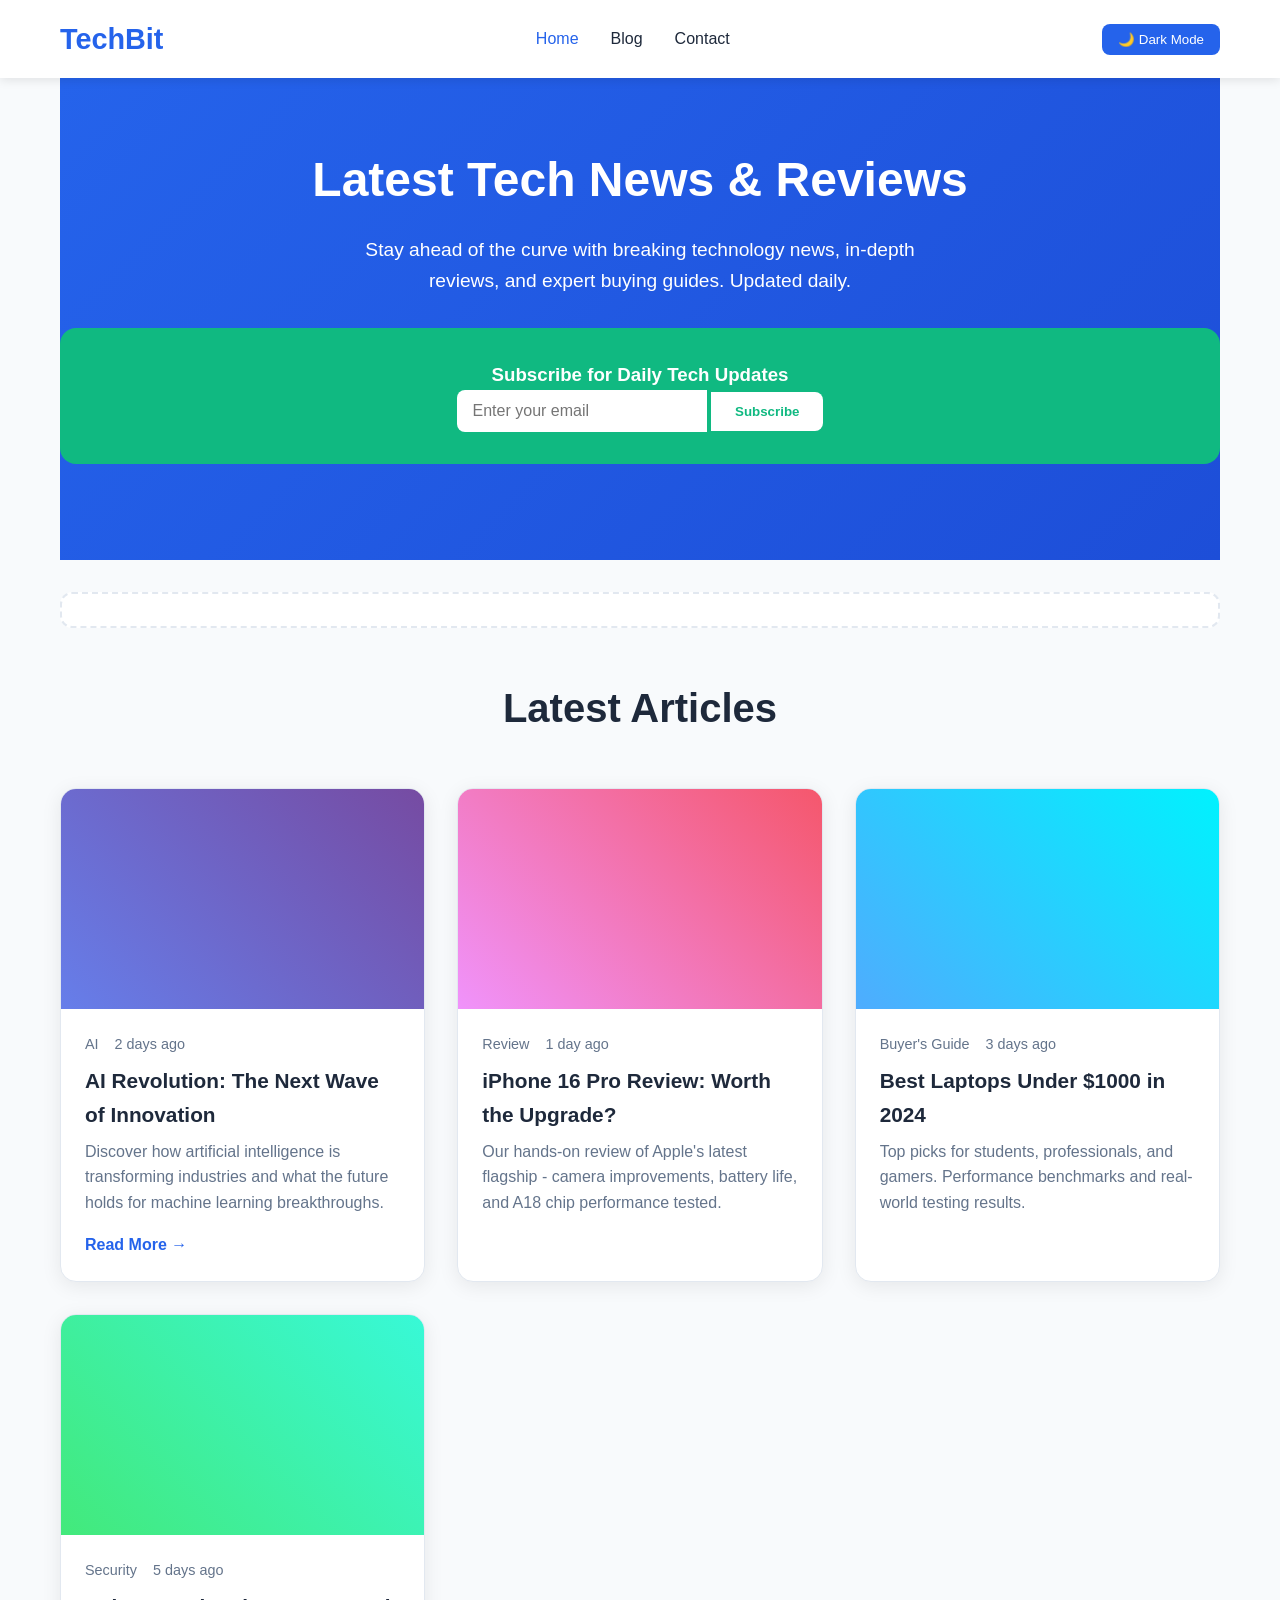
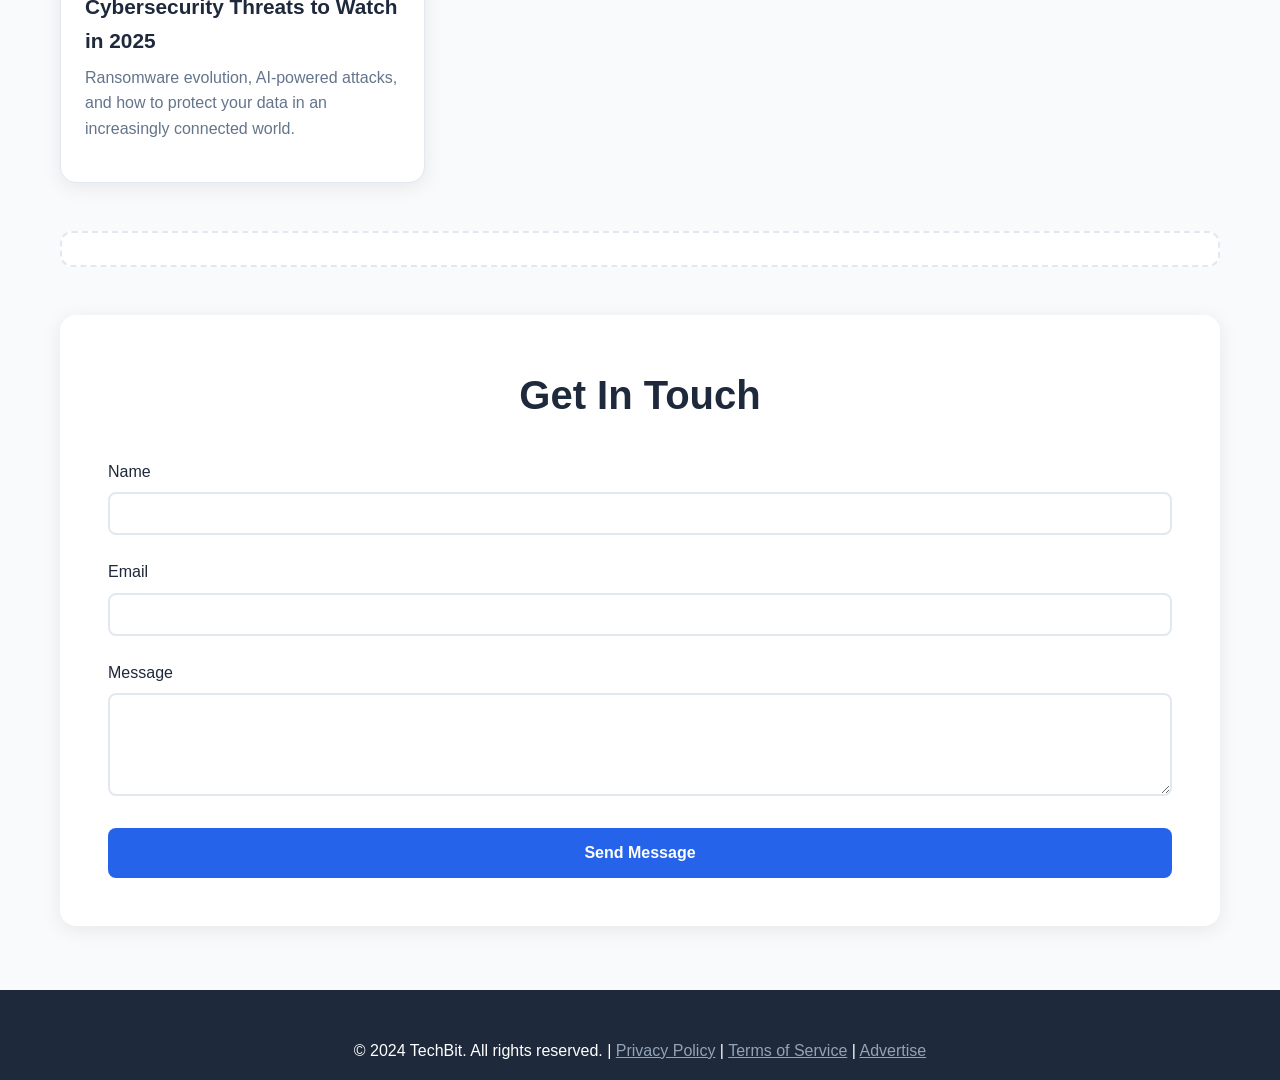
<file: index.html>
<!DOCTYPE html>
<html lang="en">
<head>
    <meta charset="UTF-8">
    <meta name="viewport" content="width=device-width, initial-scale=1.0">
    <title>TechBit - Latest Tech News & Reviews</title>
    <meta name="description" content="Latest technology news, gadget reviews, software updates and more. Stay ahead with TechBit.">
    
    <!-- SEO & Social -->
    <meta name="keywords" content="tech news, gadget reviews, technology, AI, smartphones, laptops">
    <meta property="og:type" content="website">
    <meta property="og:title" content="TechBit - Latest Tech News & Reviews">
    <meta property="og:description" content="Latest technology news, gadget reviews, software updates and more.">
    <meta property="og:image" content="https://yourdomain.com/og-image.jpg">
    
    <link rel="icon" href="data:image/svg+xml,<svg xmlns='http://www.w3.org/2000/svg' viewBox='0 0 100 100'><text y='.9em' font-size='90'>🚀</text></svg>">
    
    <style>
        :root {
            --primary: #2563eb;
            --primary-dark: #1d4ed8;
            --bg: #f8fafc;
            --card-bg: #ffffff;
            --text: #1e293b;
            --text-muted: #64748b;
            --border: #e2e8f0;
            --success: #10b981;
        }
        [data-theme="dark"] {
            --bg: #0f172a;
            --card-bg: #1e293b;
            --text: #f1f5f9;
            --text-muted: #94a3b8;
            --border: #334155;
        }

        * { margin: 0; padding: 0; box-sizing: border-box; }
        body { 
            font-family: 'Inter', -apple-system, sans-serif; 
            line-height: 1.6; 
            color: var(--text);
            background: var(--bg);
            transition: all 0.3s ease;
        }
        .container { max-width: 1200px; margin: 0 auto; padding: 0 20px; }

        /* Header */
        header { 
            background: var(--card-bg); 
            box-shadow: 0 2px 10px rgba(0,0,0,0.1);
            position: sticky; top: 0; z-index: 100;
        }
        .header-inner { 
            display: flex; 
            align-items: center; 
            justify-content: space-between; 
            padding: 1rem 0;
        }
        .logo { 
            font-size: 1.8rem; 
            font-weight: 700; 
            color: var(--primary); 
            text-decoration: none;
        }
        nav { display: flex; gap: 2rem; }
        nav a { 
            text-decoration: none; 
            color: var(--text); 
            font-weight: 500; 
            transition: color 0.2s;
        }
        nav a:hover, nav a.active { color: var(--primary); }
        .dark-toggle { 
            background: var(--primary); 
            color: white; 
            border: none; 
            padding: 0.5rem 1rem; 
            border-radius: 8px; 
            cursor: pointer;
            font-weight: 500;
        }

        /* Hero */
        .hero { 
            background: linear-gradient(135deg, var(--primary), var(--primary-dark)); 
            color: white; 
            padding: 4rem 0; 
            text-align: center;
        }
        .hero h1 { font-size: 3rem; margin-bottom: 1rem; }
        .hero p { font-size: 1.2rem; max-width: 600px; margin: 0 auto 2rem; }

        /* Newsletter */
        .newsletter { 
            background: var(--success); 
            color: white; 
            padding: 2rem; 
            border-radius: 16px; 
            margin: 2rem 0;
            text-align: center;
        }
        .newsletter input { 
            padding: 0.75rem 1rem; 
            border: none; 
            border-radius: 8px 0 0 8px; 
            width: 250px; 
            font-size: 1rem;
        }
        .newsletter button { 
            padding: 0.75rem 1.5rem; 
            background: white; 
            color: var(--success); 
            border: none; 
            border-radius: 0 8px 8px 0; 
            font-weight: 600; 
            cursor: pointer;
        }

        /* Cards Grid */
        .cards-grid { 
            display: grid; 
            grid-template-columns: repeat(auto-fit, minmax(350px, 1fr)); 
            gap: 2rem; 
            margin: 3rem 0;
        }
        .card { 
            background: var(--card-bg); 
            border-radius: 16px; 
            overflow: hidden; 
            box-shadow: 0 4px 20px rgba(0,0,0,0.08);
            transition: all 0.3s ease;
            border: 1px solid var(--border);
        }
        .card:hover { 
            transform: translateY(-8px); 
            box-shadow: 0 20px 40px rgba(0,0,0,0.15);
        }
        .card-img { 
            width: 100%; 
            height: 220px; 
            background-size: cover;
            background-position: center;
        }
        .card-content { padding: 1.5rem; }
        .card-meta { 
            color: var(--text-muted); 
            font-size: 0.9rem; 
            margin-bottom: 0.5rem;
            display: flex; gap: 1rem;
        }
        .card h3 { 
            font-size: 1.3rem; 
            margin-bottom: 0.5rem; 
        }
        .card p { color: var(--text-muted); margin-bottom: 1rem; }
        .read-more { 
            color: var(--primary); 
            font-weight: 600; 
            text-decoration: none;
        }

        /* Blog Post Modal */
        .modal { 
            display: none; 
            position: fixed; 
            top: 0; 
            left: 0; 
            width: 100%; 
            height: 100%; 
            background: rgba(0,0,0,0.8); 
            z-index: 1000;
            align-items: center; justify-content: center;
        }
        .modal-content { 
            background: var(--card-bg); 
            max-width: 800px; 
            max-height: 90vh; 
            border-radius: 16px; 
            padding: 2rem; 
            overflow-y: auto;
            color: var(--text);
        }
        .close { 
            float: right; 
            font-size: 2rem; 
            cursor: pointer; 
            color: var(--text-muted);
        }

        /* Contact Form */
        .contact-section { 
            background: var(--card-bg); 
            padding: 3rem; 
            border-radius: 16px; 
            margin: 3rem 0;
            box-shadow: 0 4px 20px rgba(0,0,0,0.08);
        }
        .form-group { margin-bottom: 1.5rem; }
        .form-group label { display: block; margin-bottom: 0.5rem; font-weight: 500; }
        .form-group input, .form-group textarea { 
            width: 100%; 
            padding: 0.75rem; 
            border: 2px solid var(--border); 
            border-radius: 8px; 
            font-family: inherit;
            transition: border-color 0.2s;
        }
        .form-group input:focus, .form-group textarea:focus { 
            outline: none; 
            border-color: var(--primary);
        }
        .submit-btn { 
            background: var(--primary); 
            color: white; 
            padding: 1rem 2rem; 
            border: none; 
            border-radius: 8px; 
            font-size: 1rem; 
            font-weight: 600; 
            cursor: pointer;
            width: 100%;
        }

        /* Ad Slots */
        .ad-slot { 
            background: var(--card-bg); 
            border-radius: 12px; 
            padding: 1rem; 
            text-align: center; 
            margin: 2rem 0;
            border: 2px dashed var(--border);
        }
        .ad-leaderboard { grid-column: 1 / -1; }

        /* Footer */
        footer { 
            background: var(--text); 
            color: white; 
            text-align: center; 
            padding: 3rem 0 1rem;
            margin-top: 4rem;
        }

        @media (max-width: 768px) {
            .hero h1 { font-size: 2rem; }
            .header-inner { flex-direction: column; gap: 1rem; }
            nav { flex-wrap: wrap; justify-content: center; }
            .newsletter input { width: 100%; margin-bottom: 1rem; border-radius: 8px; }
            .newsletter button { border-radius: 8px; width: 100%; }
        }
    </style>
</head>
<body>
    <!-- Google AdSense -->
    <script async src="https://pagead2.googlesyndication.com/pagead/js/adsbygoogle.js?client=ca-pub-YOUR_PUB_ID" crossorigin="anonymous"></script>

    <header>
        <div class="container">
            <div class="header-inner">
                <a href="#" class="logo">TechBit</a>
                <nav>
                    <a href="#home" class="active">Home</a>
                    <a href="#blog">Blog</a>
                    <a href="#contact">Contact</a>
                </nav>
                <button class="dark-toggle" onclick="toggleDarkMode()">🌙 Dark Mode</button>
            </div>
        </div>
    </header>

    <main class="container">
        <!-- Hero + Newsletter -->
        <section class="hero" id="home">
            <h1>Latest Tech News & Reviews</h1>
            <p>Stay ahead of the curve with breaking technology news, in-depth reviews, and expert buying guides. Updated daily.</p>
            
            <div class="newsletter">
                <h3>Subscribe for Daily Tech Updates</h3>
                <div>
                    <input type="email" placeholder="Enter your email" id="newsletter-email">
                    <button onclick="subscribeNewsletter()">Subscribe</button>
                </div>
            </div>
        </section>

        <!-- Leaderboard Ad -->
        <div class="ad-slot ad-leaderboard">
            <ins class="adsbygoogle"
                 style="display:block"
                 data-ad-client="ca-pub-YOUR_PUB_ID"
                 data-ad-slot="YOUR_LEADERBOARD_SLOT"
                 data-ad-format="auto"
                 data-full-width-responsive="true"></ins>
            <script>(adsbygoogle = window.adsbygoogle || []).push({});</script>
        </div>

        <!-- Blog Posts -->
        <section id="blog">
            <h2 style="text-align: center; margin: 3rem 0 2rem; font-size: 2.5rem;">Latest Articles</h2>
            <div class="cards-grid">
                <article class="card" onclick="openPost(1)">
                    <div class="card-img" style="background: linear-gradient(45deg, #667eea 0%, #764ba2 100%);"></div>
                    <div class="card-content">
                        <div class="card-meta">
                            <span>AI</span>
                            <span>2 days ago</span>
                        </div>
                        <h3>AI Revolution: The Next Wave of Innovation</h3>
                        <p>Discover how artificial intelligence is transforming industries and what the future holds for machine learning breakthroughs.</p>
                        <a href="#" class="read-more">Read More →</a>
                    </div>
                </article>

                <article class="card" onclick="openPost(2)">
                    <div class="card-img" style="background: linear-gradient(45deg, #f093fb 0%, #f5576c 100%);"></div>
                    <div class="card-content">
                        <div class="card-meta">
                            <span>Review</span>
                            <span>1 day ago</span>
                        </div>
                        <h3>iPhone 16 Pro Review: Worth the Upgrade?</h3>
                        <p>Our hands-on review of Apple's latest flagship - camera improvements, battery life, and A18 chip performance tested.</p>
                    </div>
                </article>

                <article class="card" onclick="openPost(3)">
                    <div class="card-img" style="background: linear-gradient(45deg, #4facfe 0%, #00f2fe 100%);"></div>
                    <div class="card-content">
                        <div class="card-meta">
                            <span>Buyer's Guide</span>
                            <span>3 days ago</span>
                        </div>
                        <h3>Best Laptops Under $1000 in 2024</h3>
                        <p>Top picks for students, professionals, and gamers. Performance benchmarks and real-world testing results.</p>
                    </div>
                </article>

                <article class="card" onclick="openPost(4)">
                    <div class="card-img" style="background: linear-gradient(45deg, #43e97b 0%, #38f9d7 100%);"></div>
                    <div class="card-content">
                        <div class="card-meta">
                            <span>Security</span>
                            <span>5 days ago</span>
                        </div>
                        <h3>Cybersecurity Threats to Watch in 2025</h3>
                        <p>Ransomware evolution, AI-powered attacks, and how to protect your data in an increasingly connected world.</p>
                    </div>
                </article>
            </div>
        </section>

        <!-- In-Article Ad -->
        <div class="ad-slot">
            <ins class="adsbygoogle"
                 style="display:block"
                 data-ad-client="ca-pub-YOUR_PUB_ID"
                 data-ad-slot="YOUR_IN_ARTICLE_SLOT"
                 data-ad-format="auto"
                 data-full-width-responsive="true"></ins>
            <script>(adsbygoogle = window.adsbygoogle || []).push({});</script>
        </div>

        <!-- Contact Section -->
        <section id="contact" class="contact-section">
            <h2 style="text-align: center; margin-bottom: 2rem; font-size: 2.5rem;">Get In Touch</h2>
            <form id="contact-form">
                <div class="form-group">
                    <label>Name</label>
                    <input type="text" required>
                </div>
                <div class="form-group">
                    <label>Email</label>
                    <input type="email" required>
                </div>
                <div class="form-group">
                    <label>Message</label>
                    <textarea rows="5" required></textarea>
                </div>
                <button type="submit" class="submit-btn">Send Message</button>
            </form>
        </section>
    </main>

    <!-- Blog Post Modal -->
    <div id="post-modal" class="modal">
        <div class="modal-content">
            <span class="close" onclick="closePost()">&times;</span>
            <div id="post-content">
                <!-- Dynamic content loaded here -->
            </div>
        </div>
    </div>

    <footer>
        <div class="container">
            <p>&copy; 2024 TechBit. All rights reserved. | 
                <a href="#" style="color: #94a3b8;">Privacy Policy</a> | 
                <a href="#" style="color: #94a3b8;">Terms of Service</a> | 
                <a href="#" style="color: #94a3b8;">Advertise</a>
            </p>
        </div>
    </footer>

    <script>
        // Dark Mode Toggle
        function toggleDarkMode() {
            const body = document.body;
            const isDark = body.getAttribute('data-theme') === 'dark';
            body.setAttribute('data-theme', isDark ? 'light' : 'dark');
            localStorage.setItem('theme', isDark ? 'light' : 'dark');
            document.querySelector('.dark-toggle').textContent = isDark ? '☀️ Light Mode' : '🌙 Dark Mode';
        }

        // Load saved theme
        const savedTheme = localStorage.getItem('theme') || 'light';
        document.body.setAttribute('data-theme', savedTheme);
        document.querySelector('.dark-toggle').textContent = savedTheme === 'dark' ? '☀️ Light Mode' : '🌙 Dark Mode';

        // Newsletter Signup
        function subscribeNewsletter() {
            const email = document.getElementById('newsletter-email').value;
            if (email) {
                alert('✅ Thanks for subscribing! Check your email for confirmation.');
                document.getElementById('newsletter-email').value = '';
            }
        }

        // Blog Posts Data
        const posts = {
            1: {
                title: "AI Revolution: The Next Wave of Innovation",
                content: `<h2>AI Revolution: The Next Wave</h2>
<p>Artificial Intelligence is no longer science fiction—it's reshaping our world. From autonomous vehicles to medical diagnostics, AI's impact is profound...</p>
<p><strong>Key Trends:</strong></p><ul>
<li>Generative AI growth</li>
<li>Edge computing integration</li>
<li>Ethical AI frameworks</li>
</ul>`
            },
            2: {
                title: "iPhone 16 Pro Review: Worth the Upgrade?",
                content: `<h2>iPhone 16 Pro: Full Review</h2>
<p>After a week of testing, here's our verdict on Apple's latest flagship...</p>
<p><strong>Pros:</strong> Stunning camera • 20% better battery •
</file>
